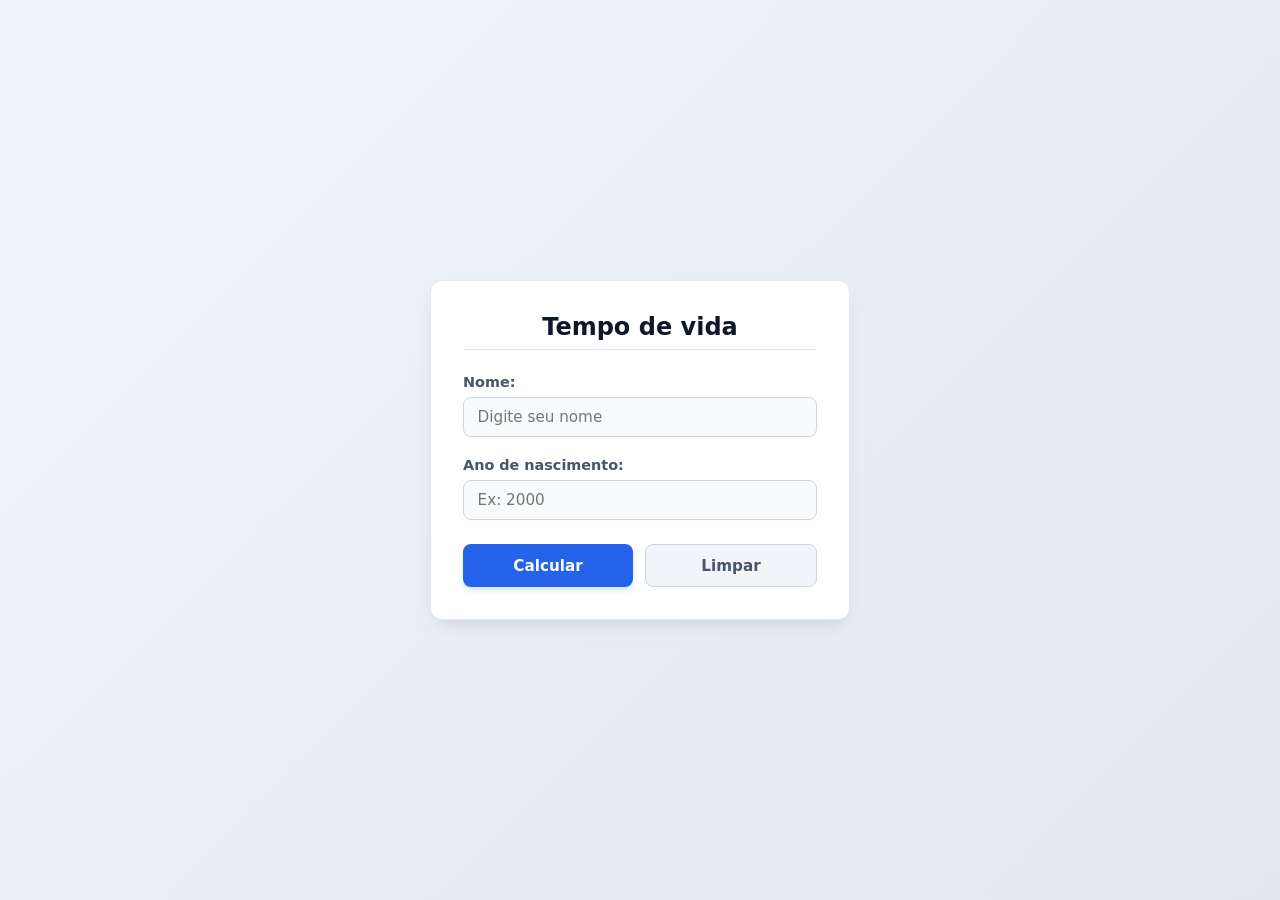
<file: index.html>
<!DOCTYPE html>
<html lang="pt-br">
    <head>
        <meta charset="UTF-8">
        <meta name="viewport" content="width=device-width, initial-scale=1.0">
        <title>Tempo de Vida</title>
        <style>
            * {
                box-sizing: border-box;
                margin: 0;
                padding: 0;
                font-family: 'Segoe UI', system-ui, -apple-system, sans-serif;
            }

            body {
                background: linear-gradient(135deg, #f1f5f9 0%, #e2e8f0 100%);
                min-height: 100vh;
                display: flex;
                align-items: center;
                justify-content: center;
                padding: 1.5rem;
                color: #1e293b;
            }

            .card {
                background: #ffffff;
                width: 100%;
                max-width: 420px;
                padding: 2rem;
                border-radius: 12px;
                box-shadow: 0 10px 25px -5px rgba(0, 0, 0, 0.08), 0 8px 10px -6px rgba(0, 0, 0, 0.04);
                border: 1px solid #e2e8f0;
            }

            .card h1 {
                font-size: 1.5rem;
                font-weight: 700;
                color: #0f172a;
                margin-bottom: 0.5rem;
                text-align: center;
            }

            .card hr {
                border: 0;
                height: 1px;
                background-color: #e2e8f0;
                margin-bottom: 1.5rem;
            }

            .form-group {
                margin-bottom: 1.25rem;
            }

            label {
                display: block;
                font-size: 0.9rem;
                font-weight: 600;
                color: #475569;
                margin-bottom: 0.4rem;
            }

            input[type="text"],
            input[type="number"] {
                width: 100%;
                padding: 0.65rem 0.85rem;
                font-size: 0.95rem;
                border: 1px solid #cbd5e1;
                border-radius: 8px;
                background-color: #f8fafc;
                color: #0f172a;
                outline: none;
                transition: border-color 0.2s, box-shadow 0.2s, background-color 0.2s;
            }

            input[type="text"]:focus,
            input[type="number"]:focus {
                border-color: #3b82f6;
                background-color: #ffffff;
                box-shadow: 0 0 0 3px rgba(59, 130, 246, 0.15);
            }

            .actions {
                display: flex;
                gap: 0.75rem;
                margin-top: 1.5rem;
            }

            input[type="submit"],
            input[type="reset"] {
                flex: 1;
                padding: 0.7rem 1rem;
                font-size: 0.95rem;
                font-weight: 600;
                border: none;
                border-radius: 8px;
                cursor: pointer;
                transition: transform 0.1s, background-color 0.2s, box-shadow 0.2s;
            }

            input[type="submit"] {
                background-color: #2563eb;
                color: #ffffff;
                box-shadow: 0 4px 6px -1px rgba(37, 99, 235, 0.2);
            }

            input[type="submit"]:hover {
                background-color: #1d4ed8;
            }

            input[type="reset"] {
                background-color: #f1f5f9;
                color: #475569;
                border: 1px solid #cbd5e1;
            }

            input[type="reset"]:hover {
                background-color: #e2e8f0;
                color: #1e293b;
            }

            input[type="submit"]:active,
            input[type="reset"]:active {
                transform: scale(0.98);
            }
        </style>
    </head>
    <body>
        <main class="card">
            <h1>Tempo de vida</h1>  
            <hr>
            <!--
                 Crie uma aplicação em PHP que receba, por meio de um formulário,
                 o nome e o ano de nascimento de uma pessoa.
                 Com esses dados deverá calcular e exibir:
                 -A idade atual da pessoa;
                 -A quantidade aproximada de dias, horas e minutos que ela já viveu;
                 -A quantidade aproximada de batimentos cardíacos que seu coração já deu,
                 considerando uma média de 75 batimentos por minuto;
                 -Quantos anos de vida restam, considerando uma expectativa de vida média de 90 anos;
                 -A quantidade de respirações que ela já deu, e quantas restam,
                 considerando uma média de 20 respirações por minuto e considerando a expectativa de vida de 90 anos;
                 -Quantos batimentos cardíacos ainda restam,
                 considerando uma expectativa de vida média de 90 anos.

                 ATENÇÃO:
                 Se a pessoa já tiver ultrapassado essa expectativa,
                 o sistema deve exibir uma mensagem informando isso, em vez de um valor negativo
             -->
            <form action="calcular.php" method="post">
                <div class="form-group">
                    <label for="nome">Nome:</label>
                    <input type="text" id="nome" name="nome" placeholder="Digite seu nome" required>
                </div>
                
                <div class="form-group">
                    <label for="ano">Ano de nascimento:</label>
                    <input type="number" id="ano" name="ano" placeholder="Ex: 2000" required min="1900" max="2026">
                </div>

                <div class="actions">
                    <input type="submit" value="Calcular">
                    <input type="reset" value="Limpar">
                </div>
            </form>
        </main>
    </body>
</html>
</file>
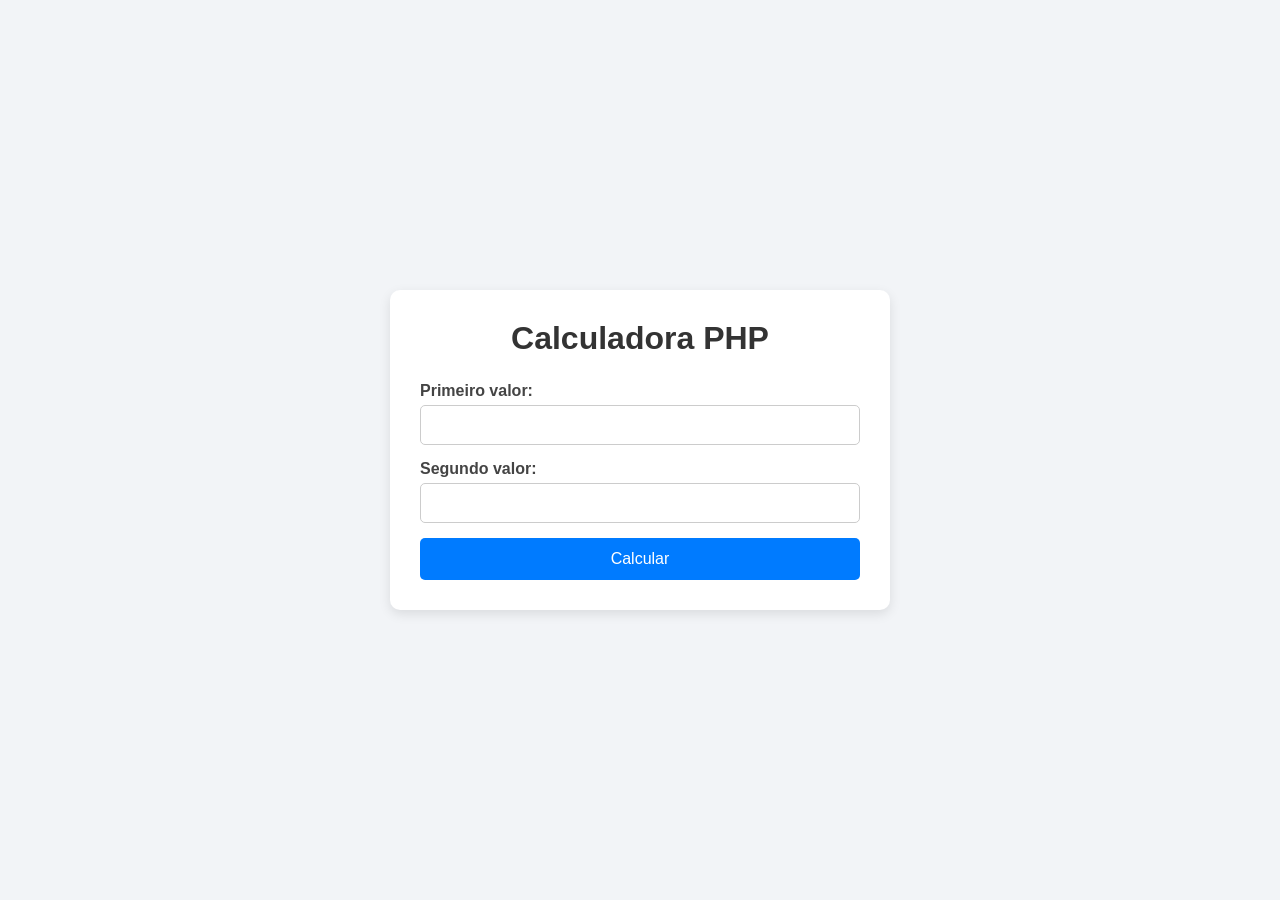
<file: exercicio - operadores aritimeticos em php/index.html>
<!DOCTYPE html>
<html lang="pt-BR">

<head>
    <meta charset="UTF-8">

    <meta name="viewport" content="width=device-width, initial-scale=1.0">

    <title>Operadores em PHP</title>

    <link rel="stylesheet" href="style.css">
</head>

<body>

    <div class="container">

        <h1>Calculadora PHP</h1>

        <form action="index.php" method="POST">

            <label for="valor1">
                Primeiro valor:
            </label>

            <input type="number" id="valor1" name="valor1" step="any" required>

            <label for="valor2">
                Segundo valor:
            </label>

            <input type="number" id="valor2" name="valor2" step="any" required>

            <button type="submit">
                Calcular
            </button>

        </form>

    </div>

</body>

</html>
</file>
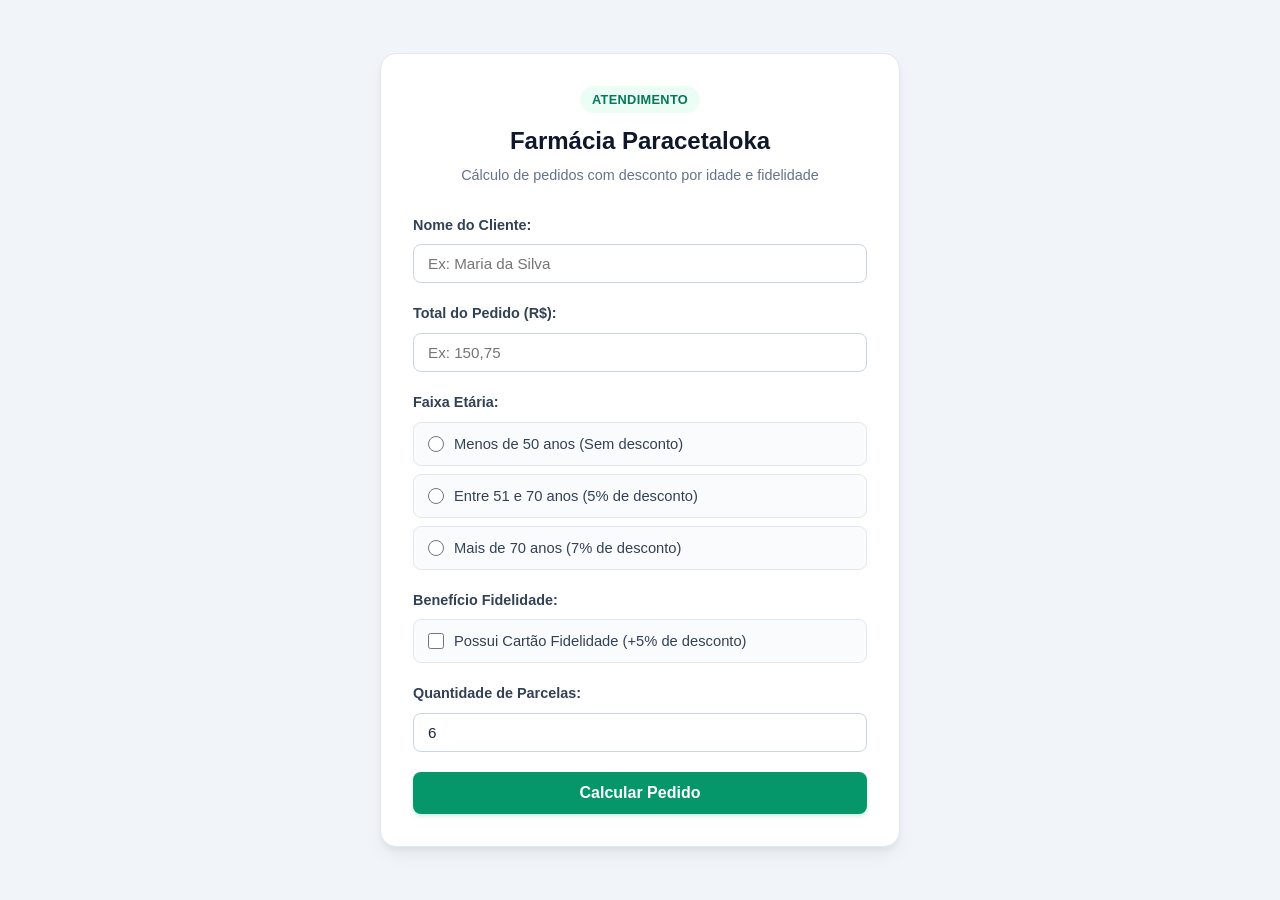
<file: exercicio 4/index.html>
<!DOCTYPE html>
<html lang="pt-br">
<head>
    <meta charset="UTF-8">
    <meta name="viewport" content="width=device-width, initial-scale=1.0">
    <title>Farmácia Paracetaloka</title>
    <link rel="stylesheet" href="style.css">
</head>
<!--A farmácia Paracetaloka deseja calcular o total do pedido de seus clientes com base na faixa etária e cartão fidelidade. Crie um sistema que obtenha o nome do cliente, total do pedido, escolha a faixa etária e se o pagamento é por cartão fidelidade. Assuma que: Idade < 50: Sem desconto; Idade entre 51-70: 5% de desconto; Idade >= 70: 7% de desconto. Se o cartão fidelidade for selecionado, o cliente terá mais 5% de desconto. -->
<body>
    <main class="container">
        <div class="card">
            <header class="card-header">
                <span class="card-badge">Atendimento</span>
                <h1 class="card-title">Farmácia Paracetaloka</h1>
                <p class="card-subtitle">Cálculo de pedidos com desconto por idade e fidelidade</p>
            </header>

            <form action="calculos.php" method="post">
                <div class="form-group">
                    <label class="form-label" for="nome">Nome do Cliente:</label>
                    <input class="form-input" type="text" id="nome" name="nome" placeholder="Ex: Maria da Silva" required>
                </div>
                
                <div class="form-group">
                    <label class="form-label" for="total">Total do Pedido (R$):</label>
                    <input class="form-input" type="text" id="total" name="total" placeholder="Ex: 150,75" required>
                </div>
                
                <div class="form-group">
                    <span class="form-label">Faixa Etária:</span>
                    <div class="options-group">
                        <label class="radio-label">
                            <input type="radio" name="idade" value="0" required>
                            <span>Menos de 50 anos (Sem desconto)</span>
                        </label>
                        <label class="radio-label">
                            <input type="radio" name="idade" value="1" required>
                            <span>Entre 51 e 70 anos (5% de desconto)</span>
                        </label>
                        <label class="radio-label">
                            <input type="radio" name="idade" value="2" required>
                            <span>Mais de 70 anos (7% de desconto)</span>
                        </label>
                    </div>
                </div>
                
                <div class="form-group">
                    <span class="form-label">Benefício Fidelidade:</span>
                    <label class="checkbox-label" for="cartao">
                        <input type="checkbox" id="cartao" name="cartao">
                        <span>Possui Cartão Fidelidade (+5% de desconto)</span>
                    </label>
                </div>

                <div class="form-group">
                    <label class="form-label" for="parcelas">Quantidade de Parcelas:</label>
                    <input class="form-input" type="number" id="parcelas" name="parcelas" min="1" max="6" value="6" placeholder="Ex: 6" required>
                </div>
                
                <input class="btn btn-primary" type="submit" value="Calcular Pedido">
            </form>
        </div>
    </main>
</body>
</html>
</file>
<file: exercicio - operadores aritimeticos em php/style.css>
* {
    margin: 0;
    padding: 0;
    box-sizing: border-box;
}

body {
    font-family: Arial, sans-serif;
    background-color: #f2f4f7;

    display: flex;
    justify-content: center;
    align-items: center;

    min-height: 100vh;
}

.container {
    background-color: white;

    width: 100%;
    max-width: 500px;

    padding: 30px;

    border-radius: 10px;

    box-shadow: 0 4px 12px rgba(0, 0, 0, 0.1);
}

h1 {
    text-align: center;
    margin-bottom: 25px;
    color: #333;
}

label {
    display: block;
    margin-bottom: 5px;

    font-weight: bold;
    color: #444;
}

input {
    width: 100%;

    padding: 10px;

    margin-bottom: 15px;

    border: 1px solid #ccc;
    border-radius: 5px;

    font-size: 16px;
}

input:focus {
    outline: none;
    border-color: #007bff;
}

button {
    width: 100%;

    padding: 12px;

    background-color: #007bff;
    color: white;

    border: none;
    border-radius: 5px;

    font-size: 16px;

    cursor: pointer;
}

button:hover {
    background-color: #0056b3;
}

.resultado {
    background-color: #f8f9fa;

    padding: 15px;

    margin-bottom: 10px;

    border-left: 4px solid #007bff;

    border-radius: 5px;
}

.erro {
    background-color: #ffe5e5;

    padding: 15px;

    margin-bottom: 10px;

    border-left: 4px solid #dc3545;

    border-radius: 5px;

    color: #a71d2a;
}

a {
    display: block;

    text-align: center;

    margin-top: 20px;

    color: #007bff;

    text-decoration: none;
}

a:hover {
    text-decoration: underline;
}
</file>
<file: exercicio 4/style.css>
* {
    box-sizing: border-box;
    margin: 0;
    padding: 0;
}

body {
    font-family: -apple-system, BlinkMacSystemFont, "Segoe UI", Roboto, Helvetica, Arial, sans-serif;
    background-color: #f1f5f9;
    color: #1e293b;
    line-height: 1.5;
    min-height: 100vh;
    display: flex;
    align-items: center;
    justify-content: center;
    padding: 24px 16px;
}

.container {
    width: 100%;
    max-width: 520px;
}

.card {
    background-color: #ffffff;
    border-radius: 16px;
    box-shadow: 0 4px 6px -1px rgba(0, 0, 0, 0.05), 0 10px 20px -3px rgba(0, 0, 0, 0.06);
    border: 1px solid #e2e8f0;
    padding: 32px;
}

.card-header {
    text-align: center;
    margin-bottom: 28px;
}

.card-badge {
    display: inline-block;
    background-color: #ecfdf5;
    color: #047857;
    font-size: 0.8rem;
    font-weight: 600;
    padding: 4px 12px;
    border-radius: 9999px;
    margin-bottom: 10px;
    letter-spacing: 0.025em;
    text-transform: uppercase;
}

.card-title {
    font-size: 1.5rem;
    font-weight: 700;
    color: #0f172a;
    margin-bottom: 6px;
}

.card-subtitle {
    font-size: 0.9rem;
    color: #64748b;
}

.form-group {
    margin-bottom: 20px;
}

.form-label {
    display: block;
    font-size: 0.9rem;
    font-weight: 600;
    color: #334155;
    margin-bottom: 8px;
}

.form-input {
    width: 100%;
    padding: 10px 14px;
    font-size: 0.95rem;
    border: 1.5px solid #cbd5e1;
    border-radius: 8px;
    background-color: #ffffff;
    color: #1e293b;
    transition: border-color 0.2s, box-shadow 0.2s;
    outline: none;
}

.form-input:focus {
    border-color: #059669;
    box-shadow: 0 0 0 3px rgba(5, 150, 105, 0.15);
}

.options-group {
    display: flex;
    flex-direction: column;
    gap: 8px;
}

.radio-label, .checkbox-label {
    display: flex;
    align-items: center;
    gap: 10px;
    padding: 10px 14px;
    border: 1px solid #e2e8f0;
    border-radius: 8px;
    cursor: pointer;
    font-size: 0.92rem;
    color: #334155;
    background-color: #fafbfc;
    transition: background-color 0.15s, border-color 0.15s;
    user-select: none;
}

.radio-label:hover, .checkbox-label:hover {
    background-color: #f1f5f9;
    border-color: #cbd5e1;
}

.radio-label input[type="radio"],
.checkbox-label input[type="checkbox"] {
    accent-color: #059669;
    width: 16px;
    height: 16px;
    cursor: pointer;
}

.btn {
    display: inline-block;
    width: 100%;
    padding: 12px 18px;
    font-size: 1rem;
    font-weight: 600;
    text-align: center;
    border-radius: 8px;
    border: none;
    cursor: pointer;
    text-decoration: none;
    transition: background-color 0.2s, transform 0.1s, box-shadow 0.2s;
}

.btn-primary {
    background-color: #059669;
    color: #ffffff;
    box-shadow: 0 2px 4px rgba(5, 150, 105, 0.2);
}

.btn-primary:hover {
    background-color: #047857;
    box-shadow: 0 4px 8px rgba(5, 150, 105, 0.3);
}

.btn-primary:active {
    transform: translateY(1px);
}

.btn-secondary {
    background-color: #f1f5f9;
    color: #475569;
    border: 1px solid #cbd5e1;
}

.btn-secondary:hover {
    background-color: #e2e8f0;
    color: #1e293b;
}

.result-list {
    list-style: none;
    margin-bottom: 24px;
    border-top: 1px solid #e2e8f0;
}

.result-item {
    display: flex;
    justify-content: space-between;
    align-items: center;
    padding: 12px 0;
    border-bottom: 1px solid #f1f5f9;
    font-size: 0.95rem;
}

.result-item .label {
    color: #64748b;
}

.result-item .value {
    font-weight: 600;
    color: #1e293b;
}

.result-item.highlight-discount .value {
    color: #059669;
}

.result-item.highlight-total {
    border-bottom: 1px solid #cbd5e1;
    padding: 14px 0;
    margin-top: 4px;
}

.result-item.highlight-total .label {
    font-size: 1.05rem;
    font-weight: 700;
    color: #0f172a;
}

.result-item.highlight-total .value {
    font-size: 1.25rem;
    font-weight: 700;
    color: #059669;
}

.alert-box {
    background-color: #fef2f2;
    border: 1px solid #fecaca;
    color: #991b1b;
    padding: 14px 16px;
    border-radius: 8px;
    font-size: 0.95rem;
    margin-bottom: 20px;
    text-align: center;
}

.installments-section {
    margin-top: 24px;
    margin-bottom: 24px;
    padding-top: 20px;
    border-top: 1px solid #e2e8f0;
}

.installments-title {
    font-size: 1.15rem;
    font-weight: 700;
    color: #0f172a;
    text-align: center;
    margin-bottom: 4px;
}

.installments-subtitle {
    font-size: 0.85rem;
    color: #64748b;
    text-align: center;
    margin-bottom: 18px;
}

.installments-grid {
    display: grid;
    grid-template-columns: 1fr 1fr;
    gap: 14px;
}

@media (max-width: 480px) {
    .installments-grid {
        grid-template-columns: 1fr;
    }
}

.installment-box {
    background-color: #fafbfc;
    border: 1px solid #e2e8f0;
    border-radius: 12px;
    padding: 14px;
    transition: border-color 0.2s, box-shadow 0.2s;
}

.installment-box:hover {
    border-color: #cbd5e1;
    box-shadow: 0 2px 4px rgba(0, 0, 0, 0.04);
}

.installment-box-header {
    text-align: center;
    margin-bottom: 12px;
    padding-bottom: 8px;
    border-bottom: 1px solid #f1f5f9;
}

.badge-loop {
    display: inline-block;
    font-size: 0.75rem;
    font-weight: 700;
    text-transform: uppercase;
    letter-spacing: 0.03em;
    padding: 3px 10px;
    border-radius: 9999px;
}

.badge-for {
    background-color: #e0f2fe;
    color: #0369a1;
}

.badge-while {
    background-color: #f3e8ff;
    color: #7e22ce;
}

.installment-items {
    list-style: none;
    display: flex;
    flex-direction: column;
    gap: 6px;
}

.installment-row {
    display: flex;
    justify-content: space-between;
    align-items: center;
    font-size: 0.88rem;
    padding: 5px 8px;
    border-radius: 6px;
}

.installment-row:nth-child(even) {
    background-color: #ffffff;
}

.installment-qty {
    font-weight: 600;
    color: #475569;
}

.installment-val {
    font-weight: 700;
    color: #059669;
}

.installment-row.selected-installment {
    background-color: #ecfdf5;
    border: 1px solid #a7f3d0;
    font-weight: 600;
}

.installment-row.selected-installment .installment-qty {
    color: #047857;
}

.installment-row.selected-installment .installment-val {
    color: #047857;
}
</file>
